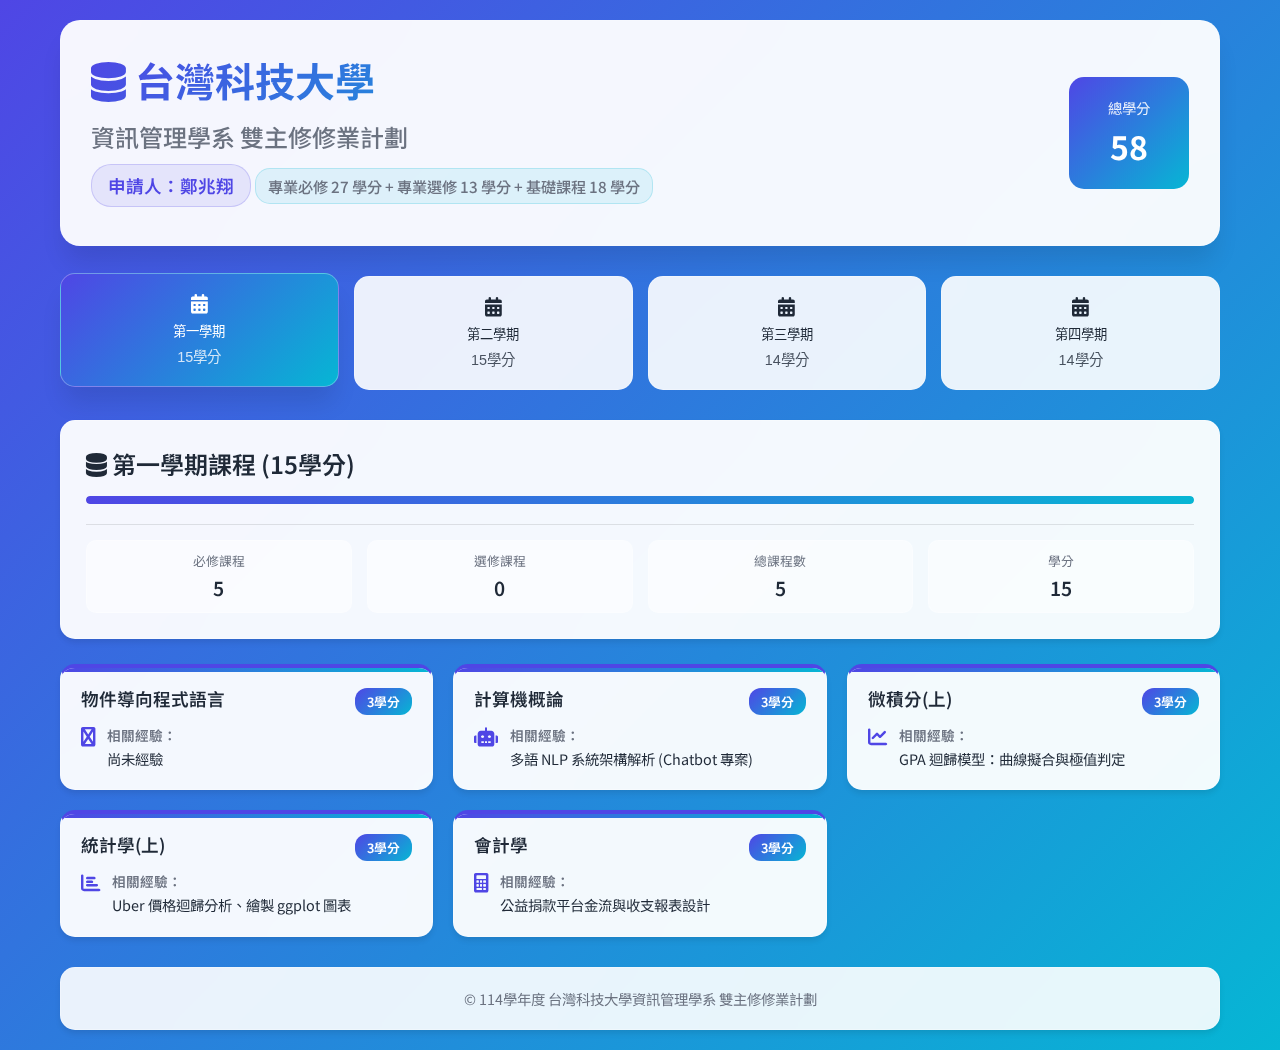
<file: index.html>
<!DOCTYPE html>
<html lang="zh-TW">
<head>
    <meta charset="UTF-8">
    <meta name="viewport" content="width=device-width, initial-scale=1.0">
    <title>台科大資訊管理學系 雙主修修業計劃 申請人：鄭兆翔</title>
    <link rel="icon" href="data:,">
    <link rel="stylesheet" href="mis-styles.css">
    <link href="https://fonts.googleapis.com/css2?family=Noto+Sans+TC:wght@300;400;500;700&display=swap" rel="stylesheet">
    <link rel="stylesheet" href="https://cdnjs.cloudflare.com/ajax/libs/font-awesome/6.0.0/css/all.min.css">
</head>
<body>
    <div class="container">
        <header class="header">
            <div class="university-info">
                <h1><i class="fas fa-database"></i> 台灣科技大學</h1>
                <h2>資訊管理學系 雙主修修業計劃</h2>
                <p class="applicant-name">申請人：鄭兆翔</p>
                <p class="credit-structure">專業必修 27 學分 + 專業選修 13 學分 + 基礎課程 18 學分</p>
            </div>
            <div class="total-credits">
                <span class="credits-label">總學分</span>
                <span class="credits-value" id="totalCredits">58</span>
            </div>
        </header>

        <nav class="semester-nav">
            <button class="semester-btn active" data-semester="1">
                <i class="fas fa-calendar-alt"></i>
                第一學期
                <span class="credits">15學分</span>
            </button>
            <button class="semester-btn" data-semester="2">
                <i class="fas fa-calendar-alt"></i>
                第二學期
                <span class="credits">15學分</span>
            </button>
            <button class="semester-btn" data-semester="3">
                <i class="fas fa-calendar-alt"></i>
                第三學期
                <span class="credits">14學分</span>
            </button>
            <button class="semester-btn" data-semester="4">
                <i class="fas fa-calendar-alt"></i>
                第四學期
                <span class="credits">14學分</span>
            </button>
        </nav>

        <main class="main-content">
            <div class="semester-content active" id="semester-1">
                <div class="semester-header">
                    <h3><i class="fas fa-database"></i> 第一學期課程 (15學分)</h3>
                    <div class="progress-bar">
                        <div class="progress-fill" style="width: 100%"></div>
                    </div>
                </div>
                
                <div class="courses-grid">
                    <div class="course-card">
                        <div class="course-header">
                            <h4>物件導向程式語言</h4>
                            <span class="credits-badge">3學分</span>
                        </div>
                        <div class="course-experience">
                            <i class="fas fa-python"></i>
                            <div>
                                <p class="experience-note">相關經驗：</p>
                                <p>尚未經驗</p>
                            </div>
                        </div>
                    </div>

                    <div class="course-card">
                        <div class="course-header">
                            <h4>計算機概論</h4>
                            <span class="credits-badge">3學分</span>
                        </div>
                        <div class="course-experience">
                            <i class="fas fa-robot"></i>
                            <div>
                                <p class="experience-note">相關經驗：</p>
                                <p>多語 NLP 系統架構解析 (Chatbot 專案)</p>
                            </div>
                        </div>
                    </div>

                    <div class="course-card">
                        <div class="course-header">
                            <h4>微積分(上)</h4>
                            <span class="credits-badge">3學分</span>
                        </div>
                        <div class="course-experience">
                            <i class="fas fa-chart-line"></i>
                            <div>
                                <p class="experience-note">相關經驗：</p>
                                <p>GPA 迴歸模型：曲線擬合與極值判定</p>
                            </div>
                        </div>
                    </div>

                    <div class="course-card">
                        <div class="course-header">
                            <h4>統計學(上)</h4>
                            <span class="credits-badge">3學分</span>
                        </div>
                        <div class="course-experience">
                            <i class="fas fa-chart-bar"></i>
                            <div>
                                <p class="experience-note">相關經驗：</p>
                                <p>Uber 價格迴歸分析、繪製 ggplot 圖表</p>
                            </div>
                        </div>
                    </div>

                    <div class="course-card">
                        <div class="course-header">
                            <h4>會計學</h4>
                            <span class="credits-badge">3學分</span>
                        </div>
                        <div class="course-experience">
                            <i class="fas fa-calculator"></i>
                            <div>
                                <p class="experience-note">相關經驗：</p>
                                <p>公益捐款平台金流與收支報表設計</p>
                            </div>
                        </div>
                    </div>
                </div>
            </div>

            <div class="semester-content" id="semester-2">
                <div class="semester-header">
                    <h3><i class="fas fa-database"></i> 第二學期課程 (15學分)</h3>
                    <div class="progress-bar">
                        <div class="progress-fill" style="width: 100%"></div>
                    </div>
                </div>
                
                <div class="courses-grid">
                    <div class="course-card">
                        <div class="course-header">
                            <h4>資料庫管理系統</h4>
                            <span class="credits-badge">3學分</span>
                        </div>
                        <div class="course-experience">
                            <i class="fas fa-database"></i>
                            <div>
                                <p class="experience-note">相關經驗：</p>
                                <p>MySQL 建置地熱/醫療 DB 與查詢優化</p>
                            </div>
                        </div>
                    </div>

                    <div class="course-card">
                        <div class="course-header">
                            <h4>資料結構</h4>
                            <span class="credits-badge">3學分</span>
                        </div>
                        <div class="course-experience">
                            <i class="fas fa-sitemap"></i>
                            <div>
                                <p class="experience-note">相關經驗：</p>
                                <p>TensorFlow 井字棋強化學習：樹結構搜尋</p>
                            </div>
                        </div>
                    </div>

                    <div class="course-card">
                        <div class="course-header">
                            <h4>管理數學</h4>
                            <span class="credits-badge">3學分</span>
                        </div>
                        <div class="course-experience">
                            <i class="fas fa-calculator"></i>
                            <div>
                                <p class="experience-note">相關經驗：</p>
                                <p>尚未經驗</p>
                            </div>
                        </div>
                    </div>

                    <div class="course-card">
                        <div class="course-header">
                            <h4>微積分(下)</h4>
                            <span class="credits-badge">3學分</span>
                        </div>
                        <div class="course-experience">
                            <i class="fas fa-chart-line"></i>
                            <div>
                                <p class="experience-note">相關經驗：</p>
                                <p>股票指數微分方程預測 (Jupyter)</p>
                            </div>
                        </div>
                    </div>

                    <div class="course-card">
                        <div class="course-header">
                            <h4>統計學(下)</h4>
                            <span class="credits-badge">3學分</span>
                        </div>
                        <div class="course-experience">
                            <i class="fas fa-chart-pie"></i>
                            <div>
                                <p class="experience-note">相關經驗：</p>
                                <p>台灣人口分群與假設檢定</p>
                            </div>
                        </div>
                    </div>
                </div>
            </div>

            <div class="semester-content" id="semester-3">
                <div class="semester-header">
                    <h3><i class="fas fa-database"></i> 第三學期課程 (14學分)</h3>
                    <div class="progress-bar">
                        <div class="progress-fill" style="width: 100%"></div>
                    </div>
                </div>
                
                <div class="courses-grid">
                    <div class="course-card">
                        <div class="course-header">
                            <h4>行動裝置程式設計</h4>
                            <span class="credits-badge">3學分</span>
                        </div>
                        <div class="course-experience">
                            <i class="fas fa-mobile-alt"></i>
                            <div>
                                <p class="experience-note">相關經驗：</p>
                                <p>React Native 公益捐款 App 原型</p>
                            </div>
                        </div>
                    </div>

                    <div class="course-card">
                        <div class="course-header">
                            <h4>系統分析與設計</h4>
                            <span class="credits-badge">3學分</span>
                        </div>
                        <div class="course-experience">
                            <i class="fas fa-project-diagram"></i>
                            <div>
                                <p class="experience-note">相關經驗：</p>
                                <p>UML 描繪 Chatbot API 流程</p>
                            </div>
                        </div>
                    </div>

                    <div class="course-card">
                        <div class="course-header">
                            <h4>資訊網路</h4>
                            <span class="credits-badge">3學分</span>
                        </div>
                        <div class="course-experience">
                            <i class="fas fa-network-wired"></i>
                            <div>
                                <p class="experience-note">相關經驗：</p>
                                <p>Python Scapy 封包擷取與安全分析</p>
                            </div>
                        </div>
                    </div>

                    <div class="course-card">
                        <div class="course-header">
                            <h4>管理與企業倫理</h4>
                            <span class="credits-badge">3學分</span>
                        </div>
                        <div class="course-experience">
                            <i class="fas fa-balance-scale"></i>
                            <div>
                                <p class="experience-note">相關經驗：</p>
                                <p>尚未經驗</p>
                            </div>
                        </div>
                    </div>

                    <div class="course-card elective">
                        <div class="course-header">
                            <h4>MI選修：大數據分析</h4>
                            <span class="credits-badge elective-badge">2學分</span>
                        </div>
                        <div class="course-experience">
                            <i class="fas fa-chart-area"></i>
                            <div>
                                <p class="experience-note">相關經驗：</p>
                                <p>台科大GPA分析專案</p>
                            </div>
                        </div>
                    </div>
                </div>
            </div>

            <div class="semester-content" id="semester-4">
                <div class="semester-header">
                    <h3><i class="fas fa-database"></i> 第四學期課程 (14學分)</h3>
                    <div class="progress-bar">
                        <div class="progress-fill" style="width: 100%"></div>
                    </div>
                </div>
                
                <div class="courses-grid">
                    <div class="course-card">
                        <div class="course-header">
                            <h4>管理資訊系統</h4>
                            <span class="credits-badge">3學分</span>
                        </div>
                        <div class="course-experience">
                            <i class="fas fa-desktop"></i>
                            <div>
                                <p class="experience-note">相關經驗：</p>
                                <p>ERP 資料儀表板整合 Power BI</p>
                            </div>
                        </div>
                    </div>

                    <div class="course-card">
                        <div class="course-header">
                            <h4>作業研究(一)</h4>
                            <span class="credits-badge">3學分</span>
                        </div>
                        <div class="course-experience">
                            <i class="fas fa-cog"></i>
                            <div>
                                <p class="experience-note">相關經驗：</p>
                                <p>SQL + 線性規劃自動排程範例</p>
                            </div>
                        </div>
                    </div>

                    <div class="course-card elective">
                        <div class="course-header">
                            <h4>MI選修：雲端服務管理</h4>
                            <span class="credits-badge elective-badge">3學分</span>
                        </div>
                        <div class="course-experience">
                            <i class="fas fa-cloud"></i>
                            <div>
                                <p class="experience-note">相關經驗：</p>
                                <p>尚未經驗</p>
                            </div>
                        </div>
                    </div>

                    <div class="course-card elective">
                        <div class="course-header">
                            <h4>MI選修：AI 商業應用</h4>
                            <span class="credits-badge elective-badge">3學分</span>
                        </div>
                        <div class="course-experience">
                            <i class="fas fa-brain"></i>
                            <div>
                                <p class="experience-note">相關經驗：</p>
                                <p>LLM 對話資料視覺化 Dashboard</p>
                            </div>
                        </div>
                    </div>

                    <div class="course-card elective">
                        <div class="course-header">
                            <h4>MI選修：資料視覺化實習</h4>
                            <span class="credits-badge elective-badge">2學分</span>
                        </div>
                        <div class="course-experience">
                            <i class="fas fa-chart-bar"></i>
                            <div>
                                <p class="experience-note">相關經驗：</p>
                                <p>Tableau 製作人口熱點動態地圖</p>
                            </div>
                        </div>
                    </div>
                </div>
            </div>
        </main>

        <footer class="footer">
            <p>&copy; 114學年度 台灣科技大學資訊管理學系 雙主修修業計劃</p>
        </footer>
    </div>

    <script src="mis-script.js"></script>
</body>
</html>
</file>
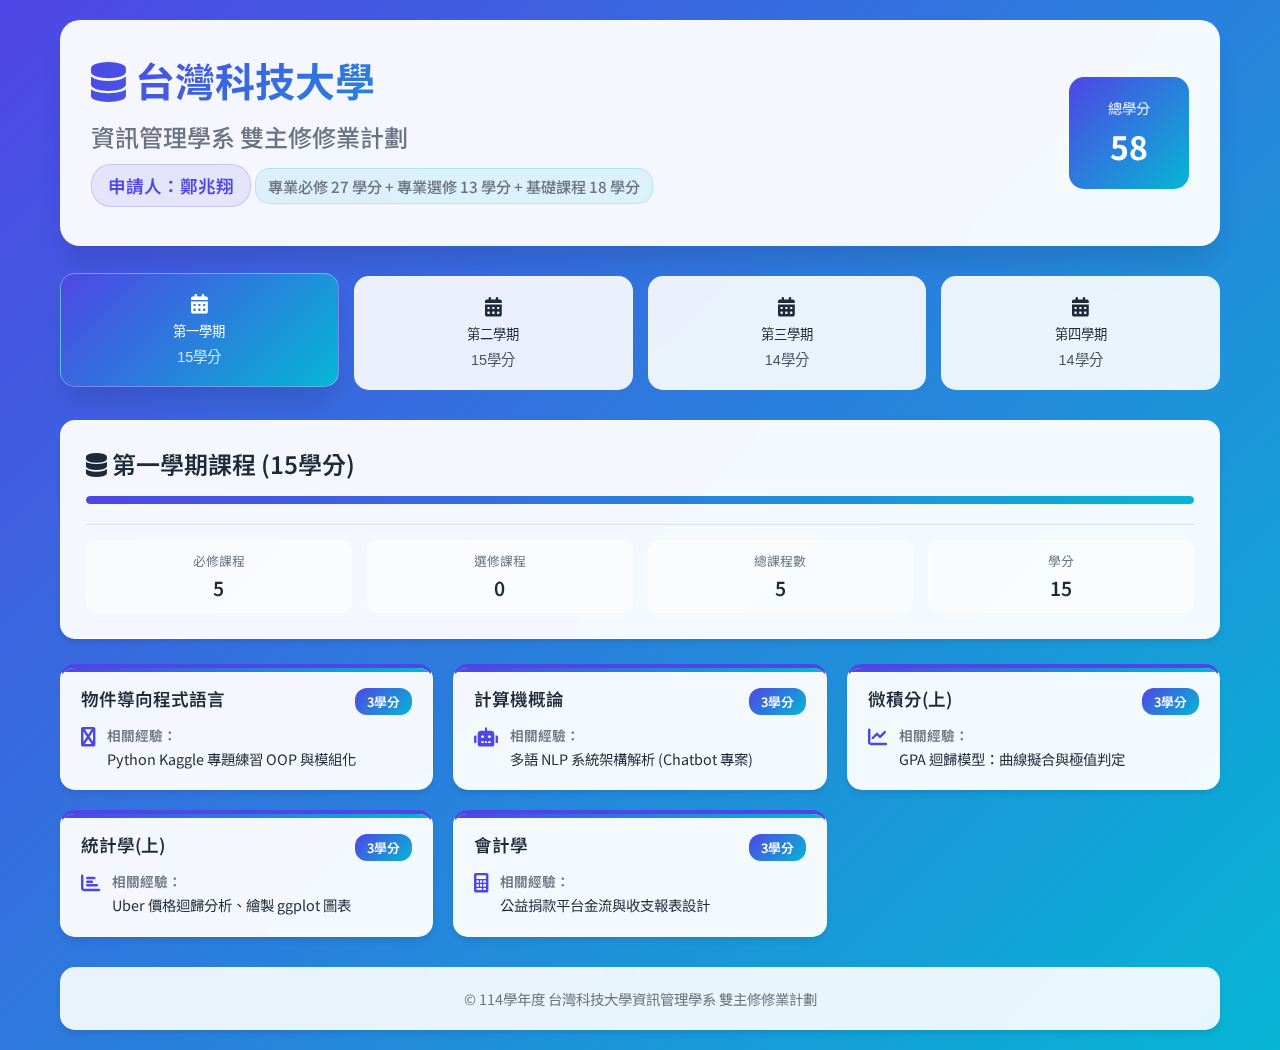
<file: mis-index.html>
<!DOCTYPE html>
<html lang="zh-TW">
<head>
    <meta charset="UTF-8">
    <meta name="viewport" content="width=device-width, initial-scale=1.0">
    <title>台科大資訊管理學系 雙主修修業計劃 申請人：鄭兆翔</title>
    <link rel="stylesheet" href="mis-styles.css">
    <link href="https://fonts.googleapis.com/css2?family=Noto+Sans+TC:wght@300;400;500;700&display=swap" rel="stylesheet">
    <link rel="stylesheet" href="https://cdnjs.cloudflare.com/ajax/libs/font-awesome/6.0.0/css/all.min.css">
</head>
<body>
    <div class="container">
        <header class="header">
            <div class="university-info">
                <h1><i class="fas fa-database"></i> 台灣科技大學</h1>
                <h2>資訊管理學系 雙主修修業計劃</h2>
                <p class="applicant-name">申請人：鄭兆翔</p>
                <p class="credit-structure">專業必修 27 學分 + 專業選修 13 學分 + 基礎課程 18 學分</p>
            </div>
            <div class="total-credits">
                <span class="credits-label">總學分</span>
                <span class="credits-value" id="totalCredits">58</span>
            </div>
        </header>

        <nav class="semester-nav">
            <button class="semester-btn active" data-semester="1">
                <i class="fas fa-calendar-alt"></i>
                第一學期
                <span class="credits">15學分</span>
            </button>
            <button class="semester-btn" data-semester="2">
                <i class="fas fa-calendar-alt"></i>
                第二學期
                <span class="credits">15學分</span>
            </button>
            <button class="semester-btn" data-semester="3">
                <i class="fas fa-calendar-alt"></i>
                第三學期
                <span class="credits">14學分</span>
            </button>
            <button class="semester-btn" data-semester="4">
                <i class="fas fa-calendar-alt"></i>
                第四學期
                <span class="credits">14學分</span>
            </button>
        </nav>

        <main class="main-content">
            <div class="semester-content active" id="semester-1">
                <div class="semester-header">
                    <h3><i class="fas fa-database"></i> 第一學期課程 (15學分)</h3>
                    <div class="progress-bar">
                        <div class="progress-fill" style="width: 100%"></div>
                    </div>
                </div>
                
                <div class="courses-grid">
                    <div class="course-card">
                        <div class="course-header">
                            <h4>物件導向程式語言</h4>
                            <span class="credits-badge">3學分</span>
                        </div>
                        <div class="course-experience">
                            <i class="fas fa-python"></i>
                            <div>
                                <p class="experience-note">相關經驗：</p>
                                <p>Python Kaggle 專題練習 OOP 與模組化</p>
                            </div>
                        </div>
                    </div>

                    <div class="course-card">
                        <div class="course-header">
                            <h4>計算機概論</h4>
                            <span class="credits-badge">3學分</span>
                        </div>
                        <div class="course-experience">
                            <i class="fas fa-robot"></i>
                            <div>
                                <p class="experience-note">相關經驗：</p>
                                <p>多語 NLP 系統架構解析 (Chatbot 專案)</p>
                            </div>
                        </div>
                    </div>

                    <div class="course-card">
                        <div class="course-header">
                            <h4>微積分(上)</h4>
                            <span class="credits-badge">3學分</span>
                        </div>
                        <div class="course-experience">
                            <i class="fas fa-chart-line"></i>
                            <div>
                                <p class="experience-note">相關經驗：</p>
                                <p>GPA 迴歸模型：曲線擬合與極值判定</p>
                            </div>
                        </div>
                    </div>

                    <div class="course-card">
                        <div class="course-header">
                            <h4>統計學(上)</h4>
                            <span class="credits-badge">3學分</span>
                        </div>
                        <div class="course-experience">
                            <i class="fas fa-chart-bar"></i>
                            <div>
                                <p class="experience-note">相關經驗：</p>
                                <p>Uber 價格迴歸分析、繪製 ggplot 圖表</p>
                            </div>
                        </div>
                    </div>

                    <div class="course-card">
                        <div class="course-header">
                            <h4>會計學</h4>
                            <span class="credits-badge">3學分</span>
                        </div>
                        <div class="course-experience">
                            <i class="fas fa-calculator"></i>
                            <div>
                                <p class="experience-note">相關經驗：</p>
                                <p>公益捐款平台金流與收支報表設計</p>
                            </div>
                        </div>
                    </div>
                </div>
            </div>

            <div class="semester-content" id="semester-2">
                <div class="semester-header">
                    <h3><i class="fas fa-database"></i> 第二學期課程 (15學分)</h3>
                    <div class="progress-bar">
                        <div class="progress-fill" style="width: 100%"></div>
                    </div>
                </div>
                
                <div class="courses-grid">
                    <div class="course-card">
                        <div class="course-header">
                            <h4>資料庫管理系統</h4>
                            <span class="credits-badge">3學分</span>
                        </div>
                        <div class="course-experience">
                            <i class="fas fa-database"></i>
                            <div>
                                <p class="experience-note">相關經驗：</p>
                                <p>MySQL 建置地熱/醫療 DB 與查詢優化</p>
                            </div>
                        </div>
                    </div>

                    <div class="course-card">
                        <div class="course-header">
                            <h4>資料結構</h4>
                            <span class="credits-badge">3學分</span>
                        </div>
                        <div class="course-experience">
                            <i class="fas fa-sitemap"></i>
                            <div>
                                <p class="experience-note">相關經驗：</p>
                                <p>TensorFlow 井字棋強化學習：樹結構搜尋</p>
                            </div>
                        </div>
                    </div>

                    <div class="course-card">
                        <div class="course-header">
                            <h4>管理數學</h4>
                            <span class="credits-badge">3學分</span>
                        </div>
                        <div class="course-experience">
                            <i class="fas fa-calculator"></i>
                            <div>
                                <p class="experience-note">相關經驗：</p>
                                <p>Kaggle 最短路徑問題 → 線性規劃求解</p>
                            </div>
                        </div>
                    </div>

                    <div class="course-card">
                        <div class="course-header">
                            <h4>微積分(下)</h4>
                            <span class="credits-badge">3學分</span>
                        </div>
                        <div class="course-experience">
                            <i class="fas fa-chart-line"></i>
                            <div>
                                <p class="experience-note">相關經驗：</p>
                                <p>股票指數微分方程預測 (Jupyter)</p>
                            </div>
                        </div>
                    </div>

                    <div class="course-card">
                        <div class="course-header">
                            <h4>統計學(下)</h4>
                            <span class="credits-badge">3學分</span>
                        </div>
                        <div class="course-experience">
                            <i class="fas fa-chart-pie"></i>
                            <div>
                                <p class="experience-note">相關經驗：</p>
                                <p>台灣人口分群與假設檢定</p>
                            </div>
                        </div>
                    </div>
                </div>
            </div>

            <div class="semester-content" id="semester-3">
                <div class="semester-header">
                    <h3><i class="fas fa-database"></i> 第三學期課程 (14學分)</h3>
                    <div class="progress-bar">
                        <div class="progress-fill" style="width: 100%"></div>
                    </div>
                </div>
                
                <div class="courses-grid">
                    <div class="course-card">
                        <div class="course-header">
                            <h4>行動裝置程式設計</h4>
                            <span class="credits-badge">3學分</span>
                        </div>
                        <div class="course-experience">
                            <i class="fas fa-mobile-alt"></i>
                            <div>
                                <p class="experience-note">相關經驗：</p>
                                <p>React Native 公益捐款 App 原型</p>
                            </div>
                        </div>
                    </div>

                    <div class="course-card">
                        <div class="course-header">
                            <h4>系統分析與設計</h4>
                            <span class="credits-badge">3學分</span>
                        </div>
                        <div class="course-experience">
                            <i class="fas fa-project-diagram"></i>
                            <div>
                                <p class="experience-note">相關經驗：</p>
                                <p>UML 描繪 Chatbot API 流程</p>
                            </div>
                        </div>
                    </div>

                    <div class="course-card">
                        <div class="course-header">
                            <h4>資訊網路</h4>
                            <span class="credits-badge">3學分</span>
                        </div>
                        <div class="course-experience">
                            <i class="fas fa-network-wired"></i>
                            <div>
                                <p class="experience-note">相關經驗：</p>
                                <p>Python Scapy 封包擷取與安全分析</p>
                            </div>
                        </div>
                    </div>

                    <div class="course-card">
                        <div class="course-header">
                            <h4>管理與企業倫理</h4>
                            <span class="credits-badge">3學分</span>
                        </div>
                        <div class="course-experience">
                            <i class="fas fa-balance-scale"></i>
                            <div>
                                <p class="experience-note">相關經驗：</p>
                                <p>翻譯 AI 倫理論壇並撰寫心得</p>
                            </div>
                        </div>
                    </div>

                    <div class="course-card elective">
                        <div class="course-header">
                            <h4>MI選修：大數據分析</h4>
                            <span class="credits-badge elective-badge">2學分</span>
                        </div>
                        <div class="course-experience">
                            <i class="fas fa-chart-area"></i>
                            <div>
                                <p class="experience-note">相關經驗：</p>
                                <p>Spark 影評情感分析實作</p>
                            </div>
                        </div>
                    </div>
                </div>
            </div>

            <div class="semester-content" id="semester-4">
                <div class="semester-header">
                    <h3><i class="fas fa-database"></i> 第四學期課程 (14學分)</h3>
                    <div class="progress-bar">
                        <div class="progress-fill" style="width: 100%"></div>
                    </div>
                </div>
                
                <div class="courses-grid">
                    <div class="course-card">
                        <div class="course-header">
                            <h4>管理資訊系統</h4>
                            <span class="credits-badge">3學分</span>
                        </div>
                        <div class="course-experience">
                            <i class="fas fa-desktop"></i>
                            <div>
                                <p class="experience-note">相關經驗：</p>
                                <p>ERP 資料儀表板整合 Power BI</p>
                            </div>
                        </div>
                    </div>

                    <div class="course-card">
                        <div class="course-header">
                            <h4>作業研究(一)</h4>
                            <span class="credits-badge">3學分</span>
                        </div>
                        <div class="course-experience">
                            <i class="fas fa-cog"></i>
                            <div>
                                <p class="experience-note">相關經驗：</p>
                                <p>SQL + 線性規劃自動排程範例</p>
                            </div>
                        </div>
                    </div>

                    <div class="course-card elective">
                        <div class="course-header">
                            <h4>MI選修：雲端服務管理</h4>
                            <span class="credits-badge elective-badge">3學分</span>
                        </div>
                        <div class="course-experience">
                            <i class="fas fa-cloud"></i>
                            <div>
                                <p class="experience-note">相關經驗：</p>
                                <p>Cloudflare Pages 部署互動修課網站</p>
                            </div>
                        </div>
                    </div>

                    <div class="course-card elective">
                        <div class="course-header">
                            <h4>MI選修：AI 商業應用</h4>
                            <span class="credits-badge elective-badge">3學分</span>
                        </div>
                        <div class="course-experience">
                            <i class="fas fa-brain"></i>
                            <div>
                                <p class="experience-note">相關經驗：</p>
                                <p>LLM 對話資料視覺化 Dashboard</p>
                            </div>
                        </div>
                    </div>

                    <div class="course-card elective">
                        <div class="course-header">
                            <h4>MI選修：資料視覺化實習</h4>
                            <span class="credits-badge elective-badge">2學分</span>
                        </div>
                        <div class="course-experience">
                            <i class="fas fa-chart-bar"></i>
                            <div>
                                <p class="experience-note">相關經驗：</p>
                                <p>Tableau 製作人口熱點動態地圖</p>
                            </div>
                        </div>
                    </div>
                </div>
            </div>
        </main>

        <footer class="footer">
            <p>&copy; 114學年度 台灣科技大學資訊管理學系 雙主修修業計劃</p>
        </footer>
    </div>

    <script src="mis-script.js"></script>
</body>
</html>
</file>
<file: mis-styles.css>
/* 全域設定 - 資訊管理系配色主題 */
:root {
    /* Semester color themes - 資管系專用配色 */
    --semester-1-primary: #4f46e5;
    --semester-1-secondary: #06b6d4;
    --semester-2-primary: #059669;
    --semester-2-secondary: #10b981;
    --semester-3-primary: #dc2626;
    --semester-3-secondary: #f59e0b;
    --semester-4-primary: #7c3aed;
    --semester-4-secondary: #ec4899;
    
    /* Global colors */
    --text-primary: #1f2937;
    --text-secondary: #6b7280;
    --bg-primary: #f8fafc;
    --bg-secondary: #ffffff;
    --border-color: #e5e7eb;
    --shadow: 0 4px 6px -1px rgba(0, 0, 0, 0.1);
    --shadow-lg: 0 20px 25px -5px rgba(0, 0, 0, 0.1);
    
    /* MIS specific colors */
    --mis-accent: #4f46e5;
    --mis-secondary: #06b6d4;
    --elective-color: #dc2626;
}

* {
    margin: 0;
    padding: 0;
    box-sizing: border-box;
}

body {
    font-family: 'Noto Sans TC', sans-serif;
    background: linear-gradient(135deg, var(--semester-1-primary), var(--semester-1-secondary));
    min-height: 100vh;
    color: var(--text-primary);
    transition: background 0.6s ease;
}

/* 動態背景切換 */
body.semester-1 {
    background: linear-gradient(135deg, var(--semester-1-primary), var(--semester-1-secondary));
}

body.semester-2 {
    background: linear-gradient(135deg, var(--semester-2-primary), var(--semester-2-secondary));
}

body.semester-3 {
    background: linear-gradient(135deg, var(--semester-3-primary), var(--semester-3-secondary));
}

body.semester-4 {
    background: linear-gradient(135deg, var(--semester-4-primary), var(--semester-4-secondary));
}

/* 容器 */
.container {
    max-width: 1200px;
    margin: 0 auto;
    padding: 20px;
    min-height: 100vh;
    display: flex;
    flex-direction: column;
}

/* 頭部區域 */
.header {
    background: rgba(255, 255, 255, 0.95);
    backdrop-filter: blur(20px);
    border-radius: 20px;
    padding: 30px;
    margin-bottom: 30px;
    box-shadow: var(--shadow-lg);
    border: 1px solid rgba(255, 255, 255, 0.2);
    display: flex;
    justify-content: space-between;
    align-items: center;
    animation: slideInDown 0.8s ease-out;
}

.university-info h1 {
    font-size: 2.5rem;
    font-weight: 700;
    margin-bottom: 10px;
    background: linear-gradient(135deg, var(--semester-1-primary), var(--semester-1-secondary));
    -webkit-background-clip: text;
    -webkit-text-fill-color: transparent;
    background-clip: text;
}

.university-info h2 {
    font-size: 1.5rem;
    font-weight: 500;
    color: var(--text-secondary);
    margin-bottom: 10px;
}

.applicant-name {
    font-size: 1.1rem;
    font-weight: 600;
    color: var(--mis-accent);
    background: rgba(79, 70, 229, 0.1);
    padding: 8px 16px;
    border-radius: 20px;
    display: inline-block;
    border: 1px solid rgba(79, 70, 229, 0.2);
    margin-bottom: 8px;
}

.credit-structure {
    font-size: 0.95rem;
    color: var(--text-secondary);
    font-weight: 500;
    padding: 6px 12px;
    background: rgba(6, 182, 212, 0.1);
    border-radius: 15px;
    border: 1px solid rgba(6, 182, 212, 0.2);
    display: inline-block;
}

.total-credits {
    text-align: center;
    background: linear-gradient(135deg, var(--semester-1-primary), var(--semester-1-secondary));
    color: white;
    padding: 20px;
    border-radius: 15px;
    min-width: 120px;
}

.credits-label {
    display: block;
    font-size: 0.9rem;
    opacity: 0.9;
    margin-bottom: 5px;
}

.credits-value {
    display: block;
    font-size: 2rem;
    font-weight: 700;
}

/* 學期導航 */
.semester-nav {
    display: flex;
    gap: 15px;
    margin-bottom: 30px;
    animation: slideInUp 0.8s ease-out 0.2s both;
}

.semester-btn {
    flex: 1;
    background: rgba(255, 255, 255, 0.9);
    border: none;
    border-radius: 15px;
    padding: 20px 15px;
    cursor: pointer;
    transition: all 0.3s ease;
    backdrop-filter: blur(10px);
    border: 1px solid rgba(255, 255, 255, 0.3);
    text-align: center;
    font-weight: 500;
    color: var(--text-primary);
    position: relative;
    overflow: hidden;
}

.semester-btn:hover {
    transform: translateY(-5px);
    box-shadow: var(--shadow-lg);
    background: rgba(255, 255, 255, 1);
}

.semester-btn.active {
    background: linear-gradient(135deg, var(--semester-1-primary), var(--semester-1-secondary));
    color: white;
    transform: translateY(-3px);
    box-shadow: var(--shadow-lg);
}

.semester-btn i {
    font-size: 1.2rem;
    margin-bottom: 8px;
    display: block;
}

.semester-btn .credits {
    font-size: 0.9rem;
    opacity: 0.8;
    margin-top: 5px;
    display: block;
}

/* 主要內容區域 */
.main-content {
    flex: 1;
    position: relative;
}

.semester-content {
    display: none;
    animation: fadeInUp 0.6s ease-out;
}

.semester-content.active {
    display: block;
}

.semester-header {
    background: rgba(255, 255, 255, 0.95);
    backdrop-filter: blur(20px);
    border-radius: 15px;
    padding: 25px;
    margin-bottom: 25px;
    box-shadow: var(--shadow);
    border: 1px solid rgba(255, 255, 255, 0.3);
}

.semester-header h3 {
    font-size: 1.5rem;
    font-weight: 600;
    color: var(--text-primary);
    margin-bottom: 15px;
}

.progress-bar {
    width: 100%;
    height: 8px;
    background: rgba(0, 0, 0, 0.1);
    border-radius: 4px;
    overflow: hidden;
}

.progress-fill {
    height: 100%;
    background: linear-gradient(90deg, var(--semester-1-primary), var(--semester-1-secondary));
    border-radius: 4px;
    transition: all 0.3s ease;
}

/* 課程網格 */
.courses-grid {
    display: grid;
    grid-template-columns: repeat(auto-fit, minmax(320px, 1fr));
    gap: 20px;
}

.course-card {
    background: rgba(255, 255, 255, 0.95);
    backdrop-filter: blur(10px);
    border-radius: 15px;
    padding: 20px;
    box-shadow: var(--shadow);
    border: 1px solid rgba(255, 255, 255, 0.3);
    transition: all 0.3s ease;
    position: relative;
    overflow: hidden;
    border-top: 4px solid var(--mis-accent);
}

.course-card:hover {
    transform: translateY(-5px);
    box-shadow: var(--shadow-lg);
}

.course-card.elective {
    border: 2px solid var(--elective-color);
    background: linear-gradient(135deg, rgba(220, 38, 38, 0.08), rgba(220, 38, 38, 0.05));
    box-shadow: 0 4px 12px rgba(220, 38, 38, 0.15);
}

.course-card.elective::before {
    content: "MI選修";
    position: absolute;
    top: 8px;
    right: 8px;
    background: linear-gradient(135deg, var(--elective-color), #ef4444);
    color: white;
    padding: 5px 12px;
    border-radius: 12px;
    font-size: 0.75rem;
    font-weight: 700;
    box-shadow: 0 2px 8px rgba(220, 38, 38, 0.3);
    border: 1px solid rgba(255, 255, 255, 0.2);
}

.course-header {
    display: flex;
    justify-content: space-between;
    align-items: flex-start;
    margin-bottom: 15px;
    gap: 10px;
}

.course-header h4 {
    font-size: 1.1rem;
    font-weight: 600;
    color: var(--text-primary);
    line-height: 1.3;
    flex: 1;
}

.credits-badge {
    background: linear-gradient(135deg, var(--mis-accent), var(--mis-secondary));
    color: white;
    padding: 4px 12px;
    border-radius: 12px;
    font-size: 0.8rem;
    font-weight: 600;
    flex-shrink: 0;
}

.elective-badge {
    background: linear-gradient(135deg, var(--elective-color), #ef4444);
}

.course-experience {
    display: flex;
    align-items: flex-start;
    gap: 12px;
}

.course-experience i {
    font-size: 1.2rem;
    color: var(--mis-accent);
    margin-top: 2px;
    flex-shrink: 0;
}

.course-card.elective .course-experience i {
    color: var(--elective-color);
}

.experience-note {
    font-size: 0.85rem;
    font-weight: 600;
    color: var(--text-secondary);
    margin-bottom: 4px;
}

.course-experience p:last-child {
    font-size: 0.9rem;
    color: var(--text-primary);
    line-height: 1.4;
}

/* 頁腳 */
.footer {
    background: rgba(255, 255, 255, 0.9);
    backdrop-filter: blur(10px);
    border-radius: 15px;
    padding: 20px;
    margin-top: 30px;
    text-align: center;
    box-shadow: var(--shadow);
    border: 1px solid rgba(255, 255, 255, 0.3);
}

.footer p {
    color: var(--text-secondary);
    font-size: 0.9rem;
}

/* 動畫效果 */
@keyframes slideInDown {
    from {
        opacity: 0;
        transform: translateY(-30px);
    }
    to {
        opacity: 1;
        transform: translateY(0);
    }
}

@keyframes slideInUp {
    from {
        opacity: 0;
        transform: translateY(30px);
    }
    to {
        opacity: 1;
        transform: translateY(0);
    }
}

@keyframes fadeInUp {
    from {
        opacity: 0;
        transform: translateY(20px);
    }
    to {
        opacity: 1;
        transform: translateY(0);
    }
}

/* 響應式設計 */
@media (max-width: 768px) {
    .container {
        padding: 15px;
    }
    
    .header {
        flex-direction: column;
        gap: 20px;
        text-align: center;
    }
    
    .university-info h1 {
        font-size: 2rem;
    }
    
    .university-info h2 {
        font-size: 1.2rem;
    }
    
    .semester-nav {
        flex-direction: column;
        gap: 10px;
    }
    
    .semester-btn {
        padding: 15px;
    }
    
    .courses-grid {
        grid-template-columns: 1fr;
        gap: 15px;
    }
    
    .course-card {
        padding: 15px;
    }
    
    .course-header {
        flex-direction: column;
        align-items: flex-start;
        gap: 8px;
    }
}

@media (max-width: 480px) {
    .university-info h1 {
        font-size: 1.8rem;
    }
    
    .semester-header h3 {
        font-size: 1.3rem;
    }
    
    .course-header h4 {
        font-size: 1rem;
    }
}

/* 焦點與無障礙設計 */
.semester-btn:focus {
    outline: 2px solid var(--mis-accent);
    outline-offset: 2px;
}

/* 降低動畫對於偏好減少動作的使用者 */
@media (prefers-reduced-motion: reduce) {
    * {
        animation-duration: 0.01ms !important;
        animation-iteration-count: 1 !important;
        transition-duration: 0.01ms !important;
    }
}

/* 高對比模式支援 */
@media (prefers-contrast: high) {
    .course-card {
        border: 2px solid var(--text-primary);
    }
    
    .semester-btn {
        border: 2px solid var(--text-primary);
    }
}

/* 學期特定樣式 */
.semester-1 .semester-btn[data-semester="1"] {
    background: linear-gradient(135deg, var(--semester-1-primary), var(--semester-1-secondary));
    color: white;
}

.semester-2 .semester-btn[data-semester="2"] {
    background: linear-gradient(135deg, var(--semester-2-primary), var(--semester-2-secondary));
    color: white;
}

.semester-3 .semester-btn[data-semester="3"] {
    background: linear-gradient(135deg, var(--semester-3-primary), var(--semester-3-secondary));
    color: white;
}

.semester-4 .semester-btn[data-semester="4"] {
    background: linear-gradient(135deg, var(--semester-4-primary), var(--semester-4-secondary));
    color: white;
}

/* 特殊效果 */
.course-card::before {
    content: '';
    position: absolute;
    top: 0;
    left: 0;
    right: 0;
    height: 4px;
    background: linear-gradient(90deg, var(--mis-accent), var(--mis-secondary));
    transition: all 0.3s ease;
}

.course-card.elective::before {
    background: linear-gradient(90deg, var(--elective-color), #ec4899);
}

.course-card:hover::before {
    height: 6px;
} 
/* ===== Elective card tune-up =================================== */
/* 強化選修課程視覺效果 - 低飽和度背景提升可讀性 */
.course-card.elective {
    background: linear-gradient(135deg, #ff9f40 0%, #ffd0a4 100%);
    border: 2px solid #ff7f50;
    box-shadow: 0 6px 16px rgba(255, 99, 71, 0.25);
    color: #1f2937;
    padding-top: 52px;  /* 保證標題與標籤間有 10-12px 空隙 */
}

/* MI選修標籤條 - 貼住邊框頂端，滿版寬度 */
.course-card.elective::before {
    background: linear-gradient(135deg, #ff6347, #ff7f50);
    color: #fff;
    letter-spacing: 1px;
    box-shadow: 0 2px 6px rgba(255, 99, 71, 0.35);
    top: -2px;                      /* 貼住邊框頂端 */
    left: 0;                        /* 滿版寬度，避免色差 */
    right: 0;
    height: 26px;                   /* 增加高度給文字留白 */
    line-height: 26px;              /* 文字垂直置中 */
    border-top-left-radius: 15px;   /* 圓角與卡片一致 */
    border-top-right-radius: 15px;
    font-size: 0.72rem;             /* 稍微縮小字體 */
    z-index: 2;                     /* 確保在陰影之上 */
}

/* 學分徽章調整位置避免被標籤遮擋 */
.course-card.elective .credits-badge {
    background: linear-gradient(135deg, #ff6347, #ff7f50);
    color: #fff;
    position: relative;
    top: 2px;           /* 往下移避免被標籤遮擋 */
    z-index: 3;         /* 確保在標籤之上 */
}

/* 相關經驗圖示與標題 - 使用較深的橘色提升對比 */
.course-card.elective .course-experience i,
.course-card.elective .experience-note {
    color: #d45500;     /* 暗橘色，保持對比度 */
}

/* 標題文字 - 幾乎黑色，最佳可讀性 */
.course-card.elective h4 {
    color: #111827;
}

/* 整行文字靠上更集中 */
.course-header {
    margin-bottom: 10px;
}

/* 選修卡片標題與徽章垂直置中對齊 */
.course-card.elective .course-header {
    align-items: center;  /* 垂直置中看起來更平衡 */
}
</file>
